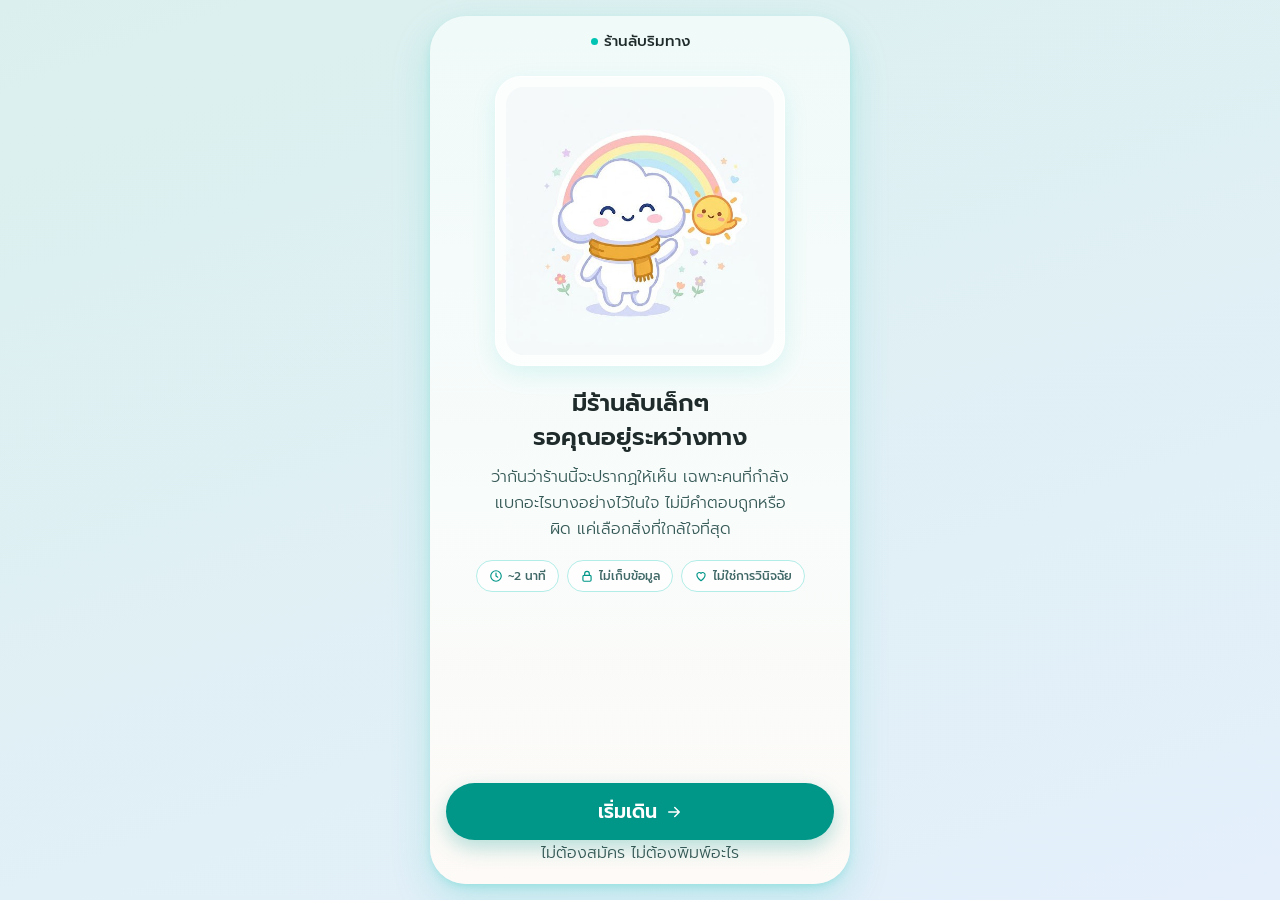
<file: index.html>
<!doctype html>
<html lang="th">
<head>
<meta charset="utf-8">
<meta name="viewport" content="width=device-width, initial-scale=1, viewport-fit=cover">
<title>ร้านลับริมทาง · ooca prototype</title>
<meta name="description" content="ประสบการณ์ ~2 นาที เล่าเรื่องแทนการถามตรง เพื่อสะท้อนใจตัวเองและพาไปยังก้าวต่อไปที่เหมาะสม (งาน assignment ของ ooca)">
<meta name="robots" content="noindex">
<meta name="theme-color" content="#00C4B3">
<link rel="preconnect" href="https://fonts.googleapis.com">
<link rel="preconnect" href="https://fonts.gstatic.com" crossorigin>
<!-- ภาพหลักของหน้าแรก (LCP) ถูกสร้างด้วย JS จึงประกาศล่วงหน้าให้เบราว์เซอร์โหลดทันที -->
<link rel="preload" as="image" href="assets/scenes/intro.jpg" fetchpriority="high">
<link href="https://fonts.googleapis.com/css2?family=Prompt:wght@300;400;500;600&display=swap" rel="stylesheet">
<link rel="stylesheet" href="assets/style.css">
<script src="assets/logic.js" defer></script>
<script src="assets/components.js" defer></script>
<script src="assets/app.js" defer></script>
</head>
<body>
<main class="app" id="app"></main>
</body>
</html>
</file>
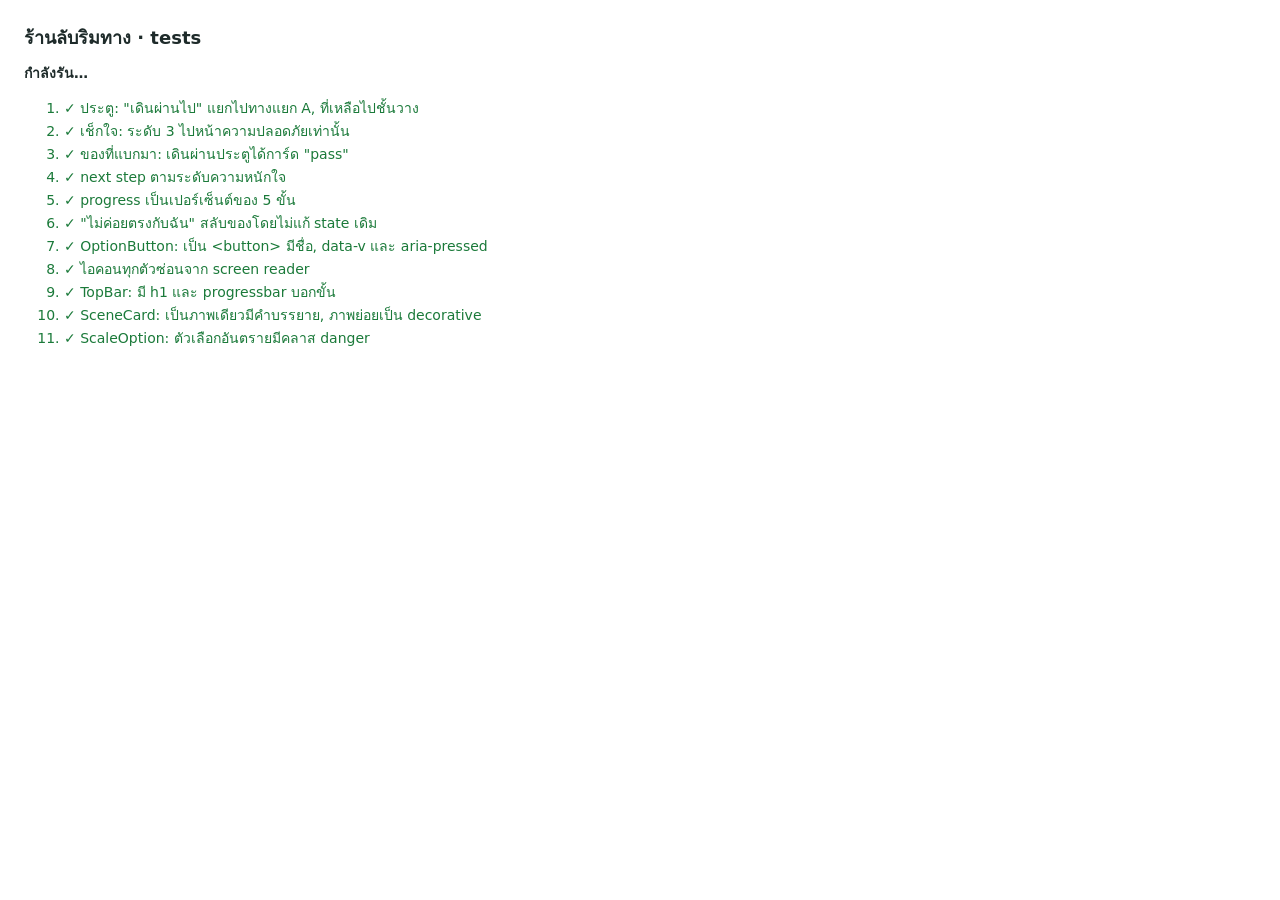
<file: tests/index.html>
<!doctype html>
<html lang="th">
<head>
<meta charset="utf-8">
<meta name="viewport" content="width=device-width, initial-scale=1">
<title>ร้านลับริมทาง · tests</title>
<style>
  body{font:14px/1.5 system-ui,sans-serif;margin:24px;color:#1E2B2A;background:#fff}
  h1{font-size:18px;margin:0 0 12px}
  #sum{font-weight:600;margin-bottom:12px}
  li{margin:2px 0} .pass{color:#1B7A3A} .fail{color:#B3261E} pre{margin:2px 0 6px 18px;white-space:pre-wrap;color:#B3261E}
  iframe{position:absolute;left:-9999px;width:390px;height:844px;border:0}
</style>
</head>
<body>
<h1>ร้านลับริมทาง · tests</h1>
<div id="sum">กำลังรัน…</div>
<ol id="out"></ol>
<script src="../assets/logic.js"></script>
<script src="../assets/components.js"></script>
<script>
// ตัวรันเทสต์ขนาดเล็ก (ไม่มี dependency) — เปิดผ่าน static server ที่ /tests/
const T = [], sleep = ms => new Promise(r => setTimeout(r, ms));
const test = (name, fn) => T.push({ name, fn });
const eq = (a, b, msg = '') => { if (JSON.stringify(a) !== JSON.stringify(b)) throw new Error(`${msg} expected ${JSON.stringify(b)}, got ${JSON.stringify(a)}`); };
const ok = (v, msg) => { if (!v) throw new Error(msg || 'expected truthy'); };
// สร้าง DOM ในเอกสารแยก เพื่อไม่ให้เบราว์เซอร์โหลดรูปจริงระหว่างเทสต์คอมโพเนนต์
const inert = document.implementation.createHTMLDocument('');
const dom = html => { const d = inert.createElement('div'); d.innerHTML = html; return d; };
async function waitFor(fn, ms = 4000) { const t0 = Date.now(); for (;;) { const v = fn(); if (v) return v; if (Date.now() - t0 > ms) throw new Error('timeout waiting for ' + fn); await sleep(50); } }

/* ---------- Logic ---------- */
test('ประตู: "เดินผ่านไป" แยกไปทางแยก A, ที่เหลือไปชั้นวาง', () => {
  eq(Logic.afterDoor('pass'), 'pass');
  for (const v of ['in', 'peek', 'look']) eq(Logic.afterDoor(v), 'shelf', v);
});
test('เช็กใจ: ระดับ 3 ไปหน้าความปลอดภัยเท่านั้น', () => {
  eq(Logic.afterCheck(3), 'safety');
  for (const c of [0, 1, 2]) eq(Logic.afterCheck(c), 'loading', 'level ' + c);
});
test('ของที่แบกมา: เดินผ่านประตูได้การ์ด "pass"', () => {
  eq(Logic.carryKey({ door: 'pass', shelf: 'jar' }), 'pass');
  eq(Logic.carryKey({ door: 'in', shelf: 'lantern' }), 'lantern');
});
test('next step ตามระดับความหนักใจ', () => {
  eq(Logic.nextStep(0, { shop: 'open', gift: 'umbrella' }), { kind: 'light', hotline: false });
  eq(Logic.nextStep(1, { shop: 'fine', gift: 'tea' }), { kind: 'test', hotline: false });
  eq(Logic.nextStep(1, { shop: 'stuck', gift: 'tea' }), { kind: 'talk', hotline: false });
  eq(Logic.nextStep(1, { shop: 'fine', gift: 'umbrella' }), { kind: 'talk', hotline: false });
  eq(Logic.nextStep(2, { shop: 'fine', gift: 'none' }), { kind: 'talk', hotline: true });
});
test('progress เป็นเปอร์เซ็นต์ของ 5 ขั้น', () => { eq(Logic.progress(1), 20); eq(Logic.progress(5), 100); });
test('"ไม่ค่อยตรงกับฉัน" สลับของโดยไม่แก้ state เดิม', () => {
  const a = { door: 'pass', shelf: undefined, gift: 'tea' };
  eq(Logic.swapCarry(a, 'jar'), { door: 'peek', shelf: 'jar', gift: 'tea' });
  eq(a.door, 'pass', 'original untouched');
  eq(Logic.swapCarry({ door: 'in', shelf: 'jar' }, 'pass').door, 'pass');
});

/* ---------- Components ---------- */
test('OptionButton: เป็น <button> มีชื่อ, data-v และ aria-pressed', () => {
  const b = dom(UI.OptionButton({ v: 'in', label: 'ผลักประตูเข้าไปเลย', icon: 'door', selected: true })).firstElementChild;
  eq(b.tagName, 'BUTTON'); eq(b.dataset.v, 'in'); eq(b.getAttribute('aria-pressed'), 'true');
  ok(b.textContent.includes('ผลักประตูเข้าไปเลย'));
  ok(b.classList.contains('sel'));
});
test('ไอคอนทุกตัวซ่อนจาก screen reader', () => {
  const d = dom(UI.OptionButton({ v: 'x', label: 'x', icon: 'door' }) + UI.TopBar(2) + UI.Footer());
  for (const s of d.querySelectorAll('svg')) eq(s.getAttribute('aria-hidden'), 'true');
});
test('TopBar: มี h1 และ progressbar บอกขั้น', () => {
  const d = dom(UI.TopBar(3));
  ok(d.querySelector('h1'), 'h1');
  const p = d.querySelector('[role=progressbar]');
  eq(p.getAttribute('aria-valuenow'), '3'); eq(p.getAttribute('aria-valuemax'), '5');
  ok(d.querySelector('[data-back][aria-label]'), 'back button has a name');
});
test('SceneCard: เป็นภาพเดียวมีคำบรรยาย, ภาพย่อยเป็น decorative', () => {
  const d = dom(UI.SceneCard({ key: 'door', bg: 'x.png', mooca: ['sad', 'left'], alt: 'ฉากประตู', rain: 3, eager: true }));
  const s = d.querySelector('.scene');
  eq(s.getAttribute('role'), 'img'); eq(s.getAttribute('aria-label'), 'ฉากประตู');
  for (const img of s.querySelectorAll('img')) { eq(img.getAttribute('alt'), ''); ok(img.getAttribute('width') && img.getAttribute('height'), 'img has size (CLS)'); }
  eq(s.querySelector('.art').getAttribute('fetchpriority'), 'high');
  eq(s.querySelectorAll('.rain i').length, 3);
});
test('ScaleOption: ตัวเลือกอันตรายมีคลาส danger', () => {
  const b = dom(UI.ScaleOption({ i: 3, label: 'หนักมาก', color: '#C64A46', danger: true })).firstElementChild;
  ok(b.classList.contains('danger')); eq(b.dataset.v, '3');
});

/* ---------- Flow (หน้าเว็บจริงใน iframe) ---------- */
let F, W;
async function boot() {
  F && F.remove(); F = document.createElement('iframe'); F.src = '../index.html?test=' + Date.now(); document.body.appendChild(F);
  await new Promise(r => F.onload = r); W = F.contentWindow;
  await waitFor(() => W.document.querySelector('[data-start]'));
}
const $ = s => W.document.querySelector(s);
const opt = i => W.document.querySelectorAll('.opt')[i];
const at = name => waitFor(() => W.eval('current') === name && $('.screen:not(.out)'));
async function toDoor() { $('[data-start]').click(); await at('road'); await sleep(250); $('[data-next]').click(); await at('door'); await sleep(300); }

test('flow: เส้นทางหลักครบ 5 ตัวเลือกถึงผลลัพธ์', async () => {
  await boot(); await toDoor();
  for (const [name, i] of [['door', 0], ['shelf', 0], ['mirror', 3], ['shop', 1], ['gift', 1]]) { eq(W.eval('current'), name); opt(i).click(); await sleep(name === 'mirror' ? 1900 : 750); }
  await at('check'); opt(1).click();
  await at('result');
  eq($('.result').dataset.nextKind, 'test');
  ok($('.skyline').textContent.includes('เมฆครึ้ม'));
});
test('flow: ทางแยก A ไม่มีแถบความคืบหน้า และข้ามไปของฝาก', async () => {
  await boot(); await toDoor();
  opt(3).click(); await at('pass');
  ok(!$('[role=progressbar]'), 'no progress on side path');
  $('[data-next]').click(); await at('gift');
  ok($('.story p').textContent.includes('กล่อง'), 'gift story mentions the box');
});
test('flow: ทางแยก B ระดับหนักมากไปหน้าความปลอดภัยพร้อม 1323 และ 1669', async () => {
  await boot(); W.eval('S').a = { door: 'in', shelf: 'jar', mirror: 'tired', shop: 'fine', gift: 'tea' }; W.go('check'); await at('check');
  opt(3).click(); await at('safety');
  ok($('a[href="tel:1323"]'), '1323'); ok($('a[href="tel:1669"]'), '1669');
});
test('flow: กระจกตอบสนองเมื่อเลือก "มาไกล" (ภาพสว่างขึ้น + ข้อความ)', async () => {
  await boot(); W.eval('S').a = { door: 'in', shelf: 'jar' }; W.go('mirror'); await at('mirror'); await sleep(300);
  ok(!$('.scene').classList.contains('r-good'), 'starts neutral');
  opt(3).click(); await sleep(300);
  ok($('.scene').classList.contains('r-good'), 'scene brightens');
  eq($('.mirror-note').textContent, 'ภาพในกระจกยิ้มตอบคุณ');
});
test('flow: เช็กใจแสดงข้อความขอบคุณหลังเลือก (ตาม Stitch)', async () => {
  await boot(); W.go('check'); await at('check');
  ok($('.support').hidden, 'hidden before');
  opt(0).click(); await sleep(100);
  ok(!$('.support').hidden, 'shown after selecting');
});
test('flow: ปุ่มย้อนกลับพากลับจอก่อนหน้า', async () => {
  await boot(); await toDoor(); opt(0).click(); await at('shelf'); await sleep(300);
  $('[data-back]').click(); await at('door');
});
test('a11y: เปลี่ยนจอแล้วโฟกัสย้ายไปหัวเรื่องของจอใหม่', async () => {
  await boot(); await toDoor();
  const f = W.document.activeElement; ok(f && /H1|H2/.test(f.tagName), 'focused ' + (f && f.tagName));
});
test('a11y: ฉากถนนไม่ไปต่อเองเมื่อผู้ใช้กดคีย์บอร์ด (WCAG 2.2.1)', async () => {
  await boot(); $('[data-start]').click(); await at('road'); await sleep(300);
  $('.screen').dispatchEvent(new KeyboardEvent('keydown', { key: 'Tab', bubbles: true }));
  await sleep(3800); eq(W.eval('current'), 'road');
});
test('ผลลัพธ์: "ไม่ค่อยตรงกับฉัน" เปลี่ยนของบนการ์ดได้', async () => {
  await boot(); W.eval('S').a = { door: 'in', shelf: 'jar', mirror: 'good', shop: 'fine', gift: 'tea' }; W.eval('S').check = 0; W.go('result'); await at('result');
  eq($('.result').dataset.nextKind, 'light');
  $('[data-swap]').click(); eq($('[data-swap]').getAttribute('aria-expanded'), 'true');
  $('[data-carry="lantern"]').click(); await sleep(100);
  ok($('.item.carry b').textContent.includes('โคมไฟ'));
});

(async () => {
  const out = document.getElementById('out'); let pass = 0; const results = [];
  for (const t of T) {
    const li = document.createElement('li');
    try { await t.fn(); pass++; li.className = 'pass'; li.textContent = '✓ ' + t.name; results.push({ name: t.name, ok: true }); }
    catch (e) { li.className = 'fail'; li.innerHTML = '✗ ' + t.name + '<pre>' + e.message + '</pre>'; results.push({ name: t.name, ok: false, err: e.message }); }
    out.appendChild(li);
  }
  F && F.remove();
  document.getElementById('sum').textContent = `${pass}/${T.length} ผ่าน`;
  window.__results = { pass, total: T.length, results };
})();
</script>
</body>
</html>
</file>
<file: assets/style.css>
/* ร้านลับริมทาง — สไตล์ตาม Stitch v2 (ooca CI): การ์ดฉากภาพประกอบ, ตัวเลือก pill ขอบน้ำเงิน, ป้ายบอกขั้นสีเทอร์ควอยซ์ */
:root{
  --tq:#00C4B3; --tq-d:#009688; --tq-ink:#00796B; /* tq-ink = ตัวอักษรเทอร์ควอยซ์ที่ผ่าน 4.5:1 บนพื้นอ่อน */ --tq-l:#B3EDE8; --tq-s:#DBF0EE; --tq-bg:#E6FAF8;
  --blue:#1868C6; --blue-bg:#EAF1FB;
  --ink:#1E2B2A; --text:#355956; --muted:#3F6866; --soft:#5C7472; --line:#E3ECEB;
  --marigo:#F9A000; --marigo-l:#F8E4B3; --marigo-ink:#6A4300;
  --danger:#C64A46; --rose:#FFF8F8; --rose-line:#F3C9C7;
  --white:#FFFFFF; --chip:#F6F6F6; --deep:#0F4C47;
  --shadow:0 8px 24px rgba(0,196,179,.12); --shadow-card:0 4px 20px rgba(53,89,86,.07);
  /* type scale เดียวทั้งเว็บ (อิง ooca CI: Body 16/300, หัวข้อ 24/600, ปุ่มหลัก 19/600) */
  --fs-display:24px; --fs-title:18px; --fs-btn:19px; --fs-body:16px; --fs-ui:15px; --fs-sm:14px; --fs-cap:12px; --fs-micro:10px;
  color-scheme:light;}
*{box-sizing:border-box;-webkit-tap-highlight-color:transparent}
html,body{height:100%}
body{margin:0;font-family:'Prompt',system-ui,sans-serif;font-weight:300;color:var(--text);background:linear-gradient(160deg,#DBF0EE,#E4EFFB);display:flex;justify-content:center;align-items:center;-webkit-font-smoothing:antialiased}
button{font-family:inherit;color:inherit}
svg.i{width:18px;height:18px;flex:none}
.app{position:relative;width:100%;max-width:420px;height:100%;max-height:900px;background:linear-gradient(180deg,#F0FAF9 0%,#F8FCFB 55%,#FDFAF7 100%);overflow:hidden;display:flex;flex-direction:column}
@media (min-width:480px){.app{border-radius:36px;height:calc(100% - 32px);box-shadow:0 16px 40px rgba(0,196,179,.18),0 4px 12px -4px rgba(0,196,179,.35)}}

.screen{position:absolute;inset:0;display:flex;flex-direction:column;overflow-y:auto;padding:0 16px 18px;animation:in .45s ease both}
.screen.out{animation:out .25s ease both}
.screen.first{animation:none}
.screen.back-in{animation-name:inback}
@keyframes in{from{opacity:0;transform:translateX(24px)}to{opacity:1;transform:none}}
@keyframes out{to{opacity:0;transform:translateX(-16px)}}
@keyframes inback{from{opacity:0;transform:translateX(-24px)}to{opacity:1;transform:none}}
:focus-visible{outline:3px solid #8FBBEF;outline-offset:2px}

/* top bar */
.top{display:grid;grid-template-columns:44px 1fr auto;align-items:center;gap:8px;padding:14px 4px 6px;flex:none}
.top.plain{grid-template-columns:44px 1fr 44px}
.iconbtn{width:44px;height:44px;border-radius:50%;background:rgba(255,255,255,.92);border:1px solid var(--line);box-shadow:0 1px 3px rgba(53,89,86,.08);display:grid;place-items:center;color:var(--text);cursor:pointer}
.iconbtn:active{transform:scale(.95)}
.title{margin:0;justify-self:center;display:flex;align-items:center;gap:6px;font-size:var(--fs-ui);font-weight:500;color:var(--ink)}
.title::before{content:"";width:7px;height:7px;border-radius:50%;background:var(--tq)}
.step{justify-self:end;display:inline-flex;align-items:center;gap:6px;padding:4px 11px;border-radius:999px;background:rgba(0,196,179,.12);color:var(--tq-ink);font-size:var(--fs-cap);font-weight:600;letter-spacing:.02em}
.step i{width:6px;height:6px;border-radius:50%;background:var(--tq);animation:pulse 1.6s ease-in-out infinite}
@keyframes pulse{50%{opacity:.35}}
.pill-label{justify-self:end;padding:4px 11px;border-radius:999px;background:var(--tq-s);border:1px solid var(--tq-l);color:var(--tq-ink);font-size:var(--fs-cap);font-weight:500}
.progress{height:6px;border-radius:6px;background:rgba(53,89,86,.1);overflow:hidden;margin:4px 4px 10px;flex:none}
.progress i{display:block;height:100%;background:linear-gradient(90deg,var(--tq-d),var(--tq));border-radius:6px;transition:width .6s ease-out}

/* scene card */
.scene{position:relative;flex:none;border-radius:24px;overflow:hidden;border:2px solid #fff;background:#fff;box-shadow:var(--shadow);margin-top:4px}
.scene .art{display:block;width:100%;aspect-ratio:4/3;max-height:270px;object-fit:cover;object-position:center 35%;transition:filter .6s ease,transform .6s ease}
.scene.tall .art{aspect-ratio:3/4;max-height:min(52vh,430px)}
.badge{position:absolute;display:inline-flex;align-items:center;gap:5px;padding:4px 10px;border-radius:999px;font-size:var(--fs-cap);font-weight:500;pointer-events:none}
.badge.tl{top:10px;left:10px;background:rgba(0,0,0,.5);color:#fff;backdrop-filter:blur(4px)}
.badge.br{bottom:10px;right:10px;background:rgba(255,255,255,.95);color:var(--ink);border:1px solid var(--marigo-l);animation:drift 4s ease-in-out infinite}
.badge svg.i{width:13px;height:13px}
/* แอนิเมชันตาม Stitch v2 */
@keyframes drift{0%,100%{transform:translateY(0);opacity:.8}50%{transform:translateY(-4px);opacity:1}}           /* gentleDrift ป้ายบนฉาก */
@keyframes rainGlow{0%,100%{opacity:.85;transform:scale(1)}50%{opacity:1;transform:scale(1.01)}}                /* gentle-rain-glow ฉากถนน */
@keyframes gentleFloat{0%,100%{transform:translateY(0)}50%{transform:translateY(-3px)}}                         /* animate-float ไอคอนพระอาทิตย์ */
@keyframes breathePulse{0%,100%{transform:scale(1);box-shadow:0 0 0 0 rgba(249,160,0,.35)}50%{transform:scale(1.12);box-shadow:0 0 0 10px rgba(249,160,0,0)}}
.scene{transition:transform .3s ease}
@media (hover:hover){.scene:hover{transform:scale(1.02)}.opt:hover .ic{transform:scale(1.05)}}
.opt .ic{transition:transform .15s}
.scene.tall .art{animation:rainGlow 6s ease-in-out infinite}
.float{animation:gentleFloat 4s ease-in-out infinite}
.breathe{animation:breathePulse 4s ease-in-out infinite}
.tap{box-shadow:0 0 0 2px rgba(0,196,179,.4)!important}
.support{display:flex;align-items:center;gap:8px;margin:14px 2px 0;padding:10px 14px;border-radius:16px;background:rgba(53,89,86,.06);border:1px solid var(--line);font-size:var(--fs-cap);color:var(--muted);animation:in .3s ease both}
.support[hidden]{display:none}
.support svg.i{width:15px;height:15px;color:var(--tq-d)}
.rain{position:absolute;inset:0;pointer-events:none}
.rain i{position:absolute;top:-20px;width:2px;height:14px;border-radius:2px;background:rgba(255,255,255,.6);animation:fall linear infinite}
@keyframes fall{to{transform:translate(-14px,460px)}}
/* Mooca จริงจาก CI วางทับพื้นหลัง */
.scene .mooca{position:absolute;bottom:3%;width:44%;max-width:190px;filter:drop-shadow(0 8px 10px rgba(15,40,38,.28));animation:bob 3.2s ease-in-out infinite;pointer-events:none}
.scene .mooca.left{left:3%}
.scene .mooca.right{right:3%}
.scene .mooca.center{left:50%;margin-left:-24%;width:48%;max-width:210px}
.scene.tall .mooca{width:56%;max-width:240px}
.scene.tall .mooca.center{margin-left:-28%}
.scene .mooca.walk{animation:walk 3.5s ease-in-out forwards,bob 1s ease-in-out infinite}
@keyframes bob{50%{transform:translateY(-4px)}}
@keyframes walk{from{translate:30px 0}to{translate:-10px 0}}
.reflection{position:absolute;width:24%;left:var(--rx,56%);top:var(--ry,36%);transform:scaleX(-1);opacity:.7;filter:saturate(.9);transition:opacity .3s,filter .4s;pointer-events:none}
/* จัดเฟรมพื้นหลังแต่ละฉาก (ภาพแนวตั้ง 3:4 ครอปเป็น 4:3) */
/* จัดเฟรมภาพ Stitch v2 (แนวตั้ง 3:4) ให้เห็น Mooca ในการ์ด 4:3 */
.s-door .art,.s-pass .art{object-position:center 62%}
.s-shelf .art,.s-mirror .art{object-position:center 55%}
.s-gift .art{object-position:center 58%}
.s-shop .art{aspect-ratio:3/4;max-height:340px;object-position:center 60%}
.s-mirror{--rx:61%;--ry:34%}
.s-mirror .reflection{width:24%}
.scene.r-blur .reflection{filter:blur(4px);opacity:.4}
.mirror-note{position:absolute;left:50%;bottom:12px;transform:translate(-50%,8px);opacity:0;padding:6px 12px;border-radius:999px;background:rgba(255,255,255,.96);color:var(--ink);font-size:var(--fs-cap);font-weight:500;white-space:nowrap;box-shadow:var(--shadow-card);transition:opacity .4s,transform .4s}
.mirror-note.on{opacity:1;transform:translate(-50%,0)}
.scene.r-blur .art{filter:saturate(.85)}
.scene.r-good .art{filter:brightness(1.08) saturate(1.15)}
.scene.r-tired .art{filter:saturate(.75)}

/* story */
.story{text-align:center;padding:14px 8px 0}
.story p{font-size:var(--fs-body);font-weight:300;line-height:26px;margin:0;color:var(--text)}
.story p b{font-weight:500;background:var(--marigo-l);border-radius:6px;padding:0 4px}
.ask,.story .ask{font-size:var(--fs-title);line-height:26px;font-weight:600;color:var(--tq-ink);margin:8px 0 12px;text-align:center}
.bubble{display:flex;gap:10px;align-items:flex-start;background:#fff;border:1px solid var(--line);border-radius:18px;padding:12px 14px;margin-top:12px;box-shadow:var(--shadow-card);font-size:var(--fs-ui);line-height:23px;font-weight:500;color:var(--ink);text-align:left}
.bubble .sun{width:32px;height:32px;border-radius:50%;background:#FFF7E3;border:1px solid #F6D58E;color:var(--marigo);display:grid;place-items:center;flex:none}
.quote{margin:12px 4px 0;padding:14px 16px;border-radius:18px;background:var(--tq-bg);border:1px solid var(--tq-l);text-align:center}
.quote blockquote{margin:0}
.quote h2{margin:0;font-size:var(--fs-title);line-height:26px;font-weight:500;color:var(--ink)}
.quote figcaption{margin-top:4px;font-size:var(--fs-cap);color:var(--soft)}
.story .lead-story{font-size:var(--fs-title);line-height:28px;font-weight:300;color:var(--text);margin:0}
.sr-only{position:absolute;width:1px;height:1px;padding:0;margin:-1px;overflow:hidden;clip:rect(0 0 0 0);white-space:nowrap;border:0}
ul.chips{list-style:none;padding:0}
[tabindex="-1"]:focus{outline:none}

/* options (pill ขอบน้ำเงินตาม CI ใช้เหมือนกันทุกฉาก) */
.opts{display:flex;flex-direction:column;gap:10px;padding:0 2px}
.opt{display:flex;align-items:center;gap:12px;width:100%;min-height:52px;padding:10px 14px 10px 10px;border-radius:999px;background:#fff;border:1.5px solid var(--blue);color:var(--blue);font-size:var(--fs-ui);font-weight:500;text-align:left;cursor:pointer;box-shadow:var(--shadow-card);transition:background .2s,color .2s,transform .15s,box-shadow .2s}
.opt .ic{width:30px;height:30px;border-radius:50%;background:var(--blue-bg);display:grid;place-items:center;flex:none;color:var(--blue)}
.opt .lbl{flex:1;min-width:0}
.opt .chev{color:var(--blue);opacity:.6;transition:transform .2s}
.opt:hover{background:#F5F9FE}
.opt:hover .chev{transform:translateX(2px)}
.opt:active{transform:scale(.98)}
.opt.sel{background:var(--blue);color:#fff}
.opt.sel .ic{background:rgba(255,255,255,.2);color:#fff}
.opt.sel .chev{color:#fff;opacity:1}
.opt.ghost{background:transparent;border:1.5px dashed #7A9391;color:var(--muted);box-shadow:none}
.opt.ghost .ic{background:rgba(53,89,86,.08);color:var(--muted)}
.opt.ghost .chev{color:var(--muted)}
.opt.ghost.sel{background:var(--muted);border-color:var(--muted);color:#fff}
.opts.locked .opt:not(.sel){opacity:.45;pointer-events:none}
/* check-in scale */
.opt.scale{border:1.5px solid #7A9391;color:var(--ink);padding-left:18px}
.opt.scale .dot{width:14px;height:14px;border-radius:50%;flex:none;box-shadow:0 1px 2px rgba(0,0,0,.1)}
.opt.scale .chev{color:#B9C7C5;opacity:1}
.opt.scale:hover{border-color:var(--tq)}
.opt.scale.sel{background:var(--tq-bg);color:var(--ink);border-color:var(--tq);box-shadow:0 0 0 2px var(--tq-l)}
.opt.scale.danger{background:#FFF5F5;border-color:var(--rose-line)}
.opt.scale.danger .chev{color:var(--danger)}
.opt.scale.danger.sel{border-color:var(--danger);box-shadow:0 0 0 2px var(--rose-line)}

/* buttons */
.btn{display:flex;align-items:center;justify-content:center;gap:8px;width:100%;border:0;border-radius:999px;padding:14px 18px;font-size:var(--fs-body);font-weight:500;cursor:pointer;text-decoration:none;transition:transform .15s,background .2s}
.btn:active{transform:scale(.98)}
.btn.primary{background:var(--tq-d);color:#fff;font-size:var(--fs-btn);font-weight:600;box-shadow:0 8px 20px rgba(0,150,136,.28)}
.btn.primary:hover{background:#00897B}
.btn.outline{background:#fff;border:2px solid var(--tq-d);color:var(--tq-ink)}
.btn.red{background:var(--danger);color:#fff;flex-direction:column;gap:0;padding:12px 18px;box-shadow:0 8px 20px rgba(198,74,70,.25)}
.btn.red span{display:flex;align-items:center;gap:8px;font-size:var(--fs-title);font-weight:600}
.btn.red small{font-size:var(--fs-cap);font-weight:300;opacity:.92}
.btn.plain{background:none;color:var(--muted);font-size:var(--fs-sm);font-weight:500;padding:8px}
.link{display:inline-flex;align-items:center;justify-content:center;gap:4px;font-size:var(--fs-sm);font-weight:500;color:var(--blue);text-decoration:underline;text-underline-offset:4px;background:none;border:0;cursor:pointer;padding:6px}
.center{text-align:center}

/* footer */
.foot{margin-top:auto;padding-top:18px;text-align:center;display:flex;flex-direction:column;align-items:center;gap:4px}
.foot .assure{display:inline-flex;align-items:center;gap:6px;font-size:var(--fs-cap);color:var(--soft)}
.foot .assure svg{width:13px;height:13px;color:var(--tq)}
.foot .brand{font-size:var(--fs-micro);letter-spacing:.2em;color:var(--soft);text-transform:uppercase}

/* intro */
.intro{text-align:center}
.intro .hero{width:min(78%,290px);aspect-ratio:1;margin:18px auto 20px;padding:10px;border-radius:26px;background:rgba(255,255,255,.75);border:1px solid #fff;box-shadow:var(--shadow);transition:transform .3s ease}
@media (hover:hover){.intro .hero:hover{transform:scale(1.02)}}
.intro .hero img{width:100%;height:100%;object-fit:cover;border-radius:18px;display:block}
@keyframes float{50%{transform:translateY(-5px)}}
.intro h1{font-size:var(--fs-display);line-height:34px;font-weight:600;color:var(--ink);margin:0 12px 10px;text-wrap:balance}
.intro p{font-size:var(--fs-body);font-weight:300;line-height:26px;color:var(--text);margin:0 auto;max-width:310px}
.chips{display:flex;gap:8px;justify-content:center;margin:18px 0 0;flex-wrap:wrap}
.chip{display:inline-flex;align-items:center;gap:5px;font-size:var(--fs-cap);font-weight:500;padding:6px 12px;border-radius:999px;background:rgba(255,255,255,.85);color:var(--muted);border:1px solid var(--tq-l)}
.chip svg.i{width:14px;height:14px;color:var(--tq-d)}
.intro .bottom{margin-top:auto;padding-top:22px}
.fine{font-size:var(--fs-cap);line-height:18px;color:var(--soft);text-align:center;margin:10px 0 0}

/* loading */
.loading{align-items:center;justify-content:center;text-align:center;background:radial-gradient(circle at 50% 40%,#3F6866,#1A3331);color:#fff}
.loading img{width:150px;animation:float 1.4s ease-in-out infinite}
.loading p{font-size:var(--fs-body);margin:16px 24px 0}
.dots i{display:inline-block;width:6px;height:6px;border-radius:50%;background:#FFE27A;margin:14px 3px 0;animation:pulse 1s infinite}
.dots i:nth-child(2){animation-delay:.2s}.dots i:nth-child(3){animation-delay:.4s}

/* check */
.checkhead{padding:26px 6px 22px}
.checkhead .lead{display:flex;align-items:center;gap:10px;font-size:var(--fs-sm);color:var(--soft);margin:0 0 10px}
.checkhead .lead span{width:28px;height:28px;border-radius:50%;background:#FFF7E3;border:1px solid #F6D58E;color:var(--marigo);display:grid;place-items:center;flex:none}
.checkhead h2{font-size:var(--fs-display);line-height:32px;font-weight:600;color:var(--ink);margin:0}
.lockline{display:inline-flex;align-items:center;gap:6px;padding:6px 14px;border-radius:999px;background:#fff;border:1px solid var(--line);font-size:var(--fs-cap);font-weight:500;color:var(--soft)}
.lockline svg.i{width:13px;height:13px}

/* result */
.result .wrap{display:flex;flex-direction:column;gap:12px;padding-top:6px}
.result .top{grid-template-columns:44px 1fr auto}
.savebtn{justify-self:end;display:inline-flex;align-items:center;gap:5px;padding:6px 12px;border-radius:999px;background:#fff;border:1px solid var(--tq-l);color:var(--tq-ink);font-size:var(--fs-cap);font-weight:500;cursor:pointer}
.savebtn svg.i{width:15px;height:15px}
.skyhead{text-align:center;display:flex;flex-direction:column;align-items:center;gap:8px}
.skyhead .tag{display:inline-flex;align-items:center;gap:6px;padding:4px 12px;border-radius:999px;background:rgba(255,255,255,.8);border:1px solid var(--tq-l);font-size:var(--fs-cap);font-weight:500;color:var(--muted)}
.skyhead .tag svg.i{width:15px;height:15px;color:var(--marigo)}
.skyline{font-size:var(--fs-display);line-height:32px;font-weight:600;color:var(--deep);margin:0;text-wrap:balance}
.items{display:grid;grid-template-columns:1fr 1fr;gap:10px}
.item{border-radius:18px;padding:14px;display:flex;flex-direction:column;gap:6px;animation:pop .5s ease both;position:relative;overflow:hidden}
.item.carry{background:var(--deep);color:#fff;box-shadow:0 10px 24px rgba(15,76,71,.25)}
.item.gift{background:linear-gradient(180deg,var(--tq-bg),#fff);border:2px solid rgba(0,196,179,.5);color:var(--deep);animation-delay:.15s;box-shadow:var(--shadow)}
@keyframes pop{from{opacity:0;transform:translateY(10px) scale(.95)}}
.item small{font-size:var(--fs-cap);font-weight:500}
.item.carry small{color:#96D7CF}
.item.gift small{color:var(--tq-ink);font-weight:500}
.item .tile{width:56px;height:56px;border-radius:16px;display:grid;place-items:center}
.item.carry .tile{background:rgba(255,255,255,.1);border:1px solid rgba(255,255,255,.15)}
.item.gift .tile{background:rgba(0,196,179,.12);border:1px solid rgba(0,196,179,.25)}
.item .tile svg{width:44px;height:44px}
.item b{font-size:var(--fs-body);font-weight:600;line-height:22px}
.item em{font-style:normal;font-size:var(--fs-cap);font-weight:300;opacity:.8}
.card{background:rgba(255,255,255,.92);border:1px solid #E6F4F2;border-radius:18px;padding:14px;box-shadow:var(--shadow-card)}
.summary{font-size:var(--fs-body);line-height:26px;color:var(--text);margin:0;font-weight:300}
.meta{display:flex;justify-content:space-between;align-items:center;gap:8px;margin-top:12px;padding-top:10px;border-top:1px solid #E6F4F2;flex-wrap:wrap}
.why{font-size:var(--fs-sm);color:var(--muted);flex:1;min-width:180px}
.why[open]{flex-basis:100%;order:2}
.why summary{min-height:44px;cursor:pointer;color:var(--blue);text-decoration:underline;text-underline-offset:4px;font-weight:500;list-style:none;display:inline-flex;align-items:center;gap:4px}
.why summary::-webkit-details-marker{display:none}
.why p{background:var(--tq-bg);border-radius:12px;padding:10px 12px;margin:8px 0 0;line-height:21px;color:var(--text)}
.why b{font-weight:600}
.swapbtn{background:none;border:1px solid #C9D6D4;color:var(--muted);border-radius:999px;padding:4px 12px;font-size:var(--fs-cap);font-weight:500;cursor:pointer}
.swap p{font-size:var(--fs-sm);margin:0 0 8px;color:var(--muted)}
.chiprow{display:flex;gap:6px;overflow-x:auto;padding-bottom:6px;margin-bottom:4px}
.pick{flex:none;width:76px;border:1.5px solid transparent;background:var(--deep);border-radius:14px;padding:6px 4px;cursor:pointer;color:#fff}
.pick svg{width:36px;height:36px;display:block;margin:0 auto}
.pick span{display:block;font-size:var(--fs-micro);font-weight:500;line-height:13px;margin-top:2px}
.pick.on{border-color:var(--marigo);box-shadow:0 0 0 2px var(--marigo-l)}
.tiny{background:var(--marigo-l);border:1px solid #EED49C;border-radius:18px;padding:14px;color:#784F09;font-size:var(--fs-sm);line-height:20px}
.tiny .row{display:flex;align-items:flex-start;gap:12px}
.tiny .ic{width:40px;height:40px;border-radius:50%;background:var(--marigo);color:#fff;display:grid;place-items:center;flex:none;box-shadow:0 4px 10px rgba(249,160,0,.35)}
.tiny h3{margin:0 0 2px;font-size:var(--fs-sm);font-weight:600;color:var(--marigo-ink);display:flex;align-items:center;gap:6px}
.tiny h3 em{font-style:normal;font-size:var(--fs-cap);font-weight:300;background:rgba(255,255,255,.6);padding:0 8px;border-radius:999px}
.tiny p{margin:0}
.tiny .btn{margin-top:10px;background:#fff;color:var(--marigo-ink);font-size:var(--fs-sm);font-weight:600;padding:9px;border:1px solid #F1D592}
.tiny textarea{width:100%;margin-top:10px;border:1px solid #E8C98A;border-radius:12px;padding:10px;font-family:inherit;font-size:var(--fs-sm);resize:none;background:#fff;color:var(--text)}
.next{background:#fff;border:2px solid rgba(0,196,179,.4);border-radius:18px;padding:14px;display:flex;flex-direction:column;gap:10px;box-shadow:var(--shadow)}
.next .lab{display:flex;align-items:center;gap:8px;font-size:var(--fs-cap);font-weight:500;color:var(--deep);letter-spacing:.04em}
.next .lab::before{content:"";width:9px;height:9px;border-radius:50%;background:var(--tq)}
.next p{margin:0;font-size:var(--fs-sm);font-weight:300;line-height:22px;color:var(--text)}
.next .hot{font-size:var(--fs-cap);color:var(--muted);text-align:center}
.next .hot a{color:var(--danger);font-weight:600;display:inline-block;padding:6px 4px}

/* safety */
.safety{background:linear-gradient(180deg,#FFF5F5,#FFF8F8 40%,#FFF0F0)}
.safety .hero{position:relative;width:min(80%,300px);aspect-ratio:1;margin:10px auto 6px;padding:8px;border-radius:28px;background:#fff;box-shadow:0 10px 30px rgba(198,74,70,.12)}
.safety .hero{overflow:visible}
.safety .hero img{width:100%;height:100%;object-fit:cover;border-radius:20px;display:block;transition:transform .7s ease}
@media (hover:hover){.safety .hero:hover img{transform:scale(1.05)}}
.safety .hero .badge{top:-10px;right:-6px;background:#fff;color:#B5524E;border:1px solid var(--rose-line);box-shadow:var(--shadow-card)}
.safety h1{font-size:var(--fs-display);line-height:32px;font-weight:600;color:var(--ink);text-align:center;margin:12px 0 6px}
.safety p.lead{font-size:var(--fs-sm);line-height:23px;text-align:center;margin:0 auto 18px;max-width:300px}
.stack{display:flex;flex-direction:column;gap:10px}
.safety .cont{margin-top:14px;padding-top:6px;border-top:1px solid #F7DCDB;text-align:center}

/* overlay breathing + toast */
.overlay{position:absolute;inset:0;background:rgba(26,51,49,.94);display:flex;flex-direction:column;align-items:center;justify-content:center;color:#fff;z-index:20;animation:in .3s ease both;text-align:center;padding:24px}
.breath{width:180px;height:180px;border-radius:50%;background:radial-gradient(circle,#B3EDE8,#00C4B3);display:grid;place-items:center;transition:transform 4s ease-in-out;transform:scale(.6);box-shadow:0 0 60px rgba(0,196,179,.5)}
.breath img{width:110px}
.overlay p{font-size:var(--fs-display);font-weight:500;margin:28px 0 4px}
.overlay small{opacity:.8}
.overlay .btn{max-width:220px;margin-top:28px;background:transparent;color:#fff;border:2px solid #fff}
.toast{position:absolute;left:50%;bottom:24px;transform:translateX(-50%);background:var(--text);color:#fff;font-size:var(--fs-sm);padding:10px 16px;border-radius:999px;z-index:30;width:max-content;max-width:88%;text-align:center;animation:in .25s ease both}

@media (prefers-reduced-motion:reduce){*{animation:none!important;transition:none!important}}
</file>
